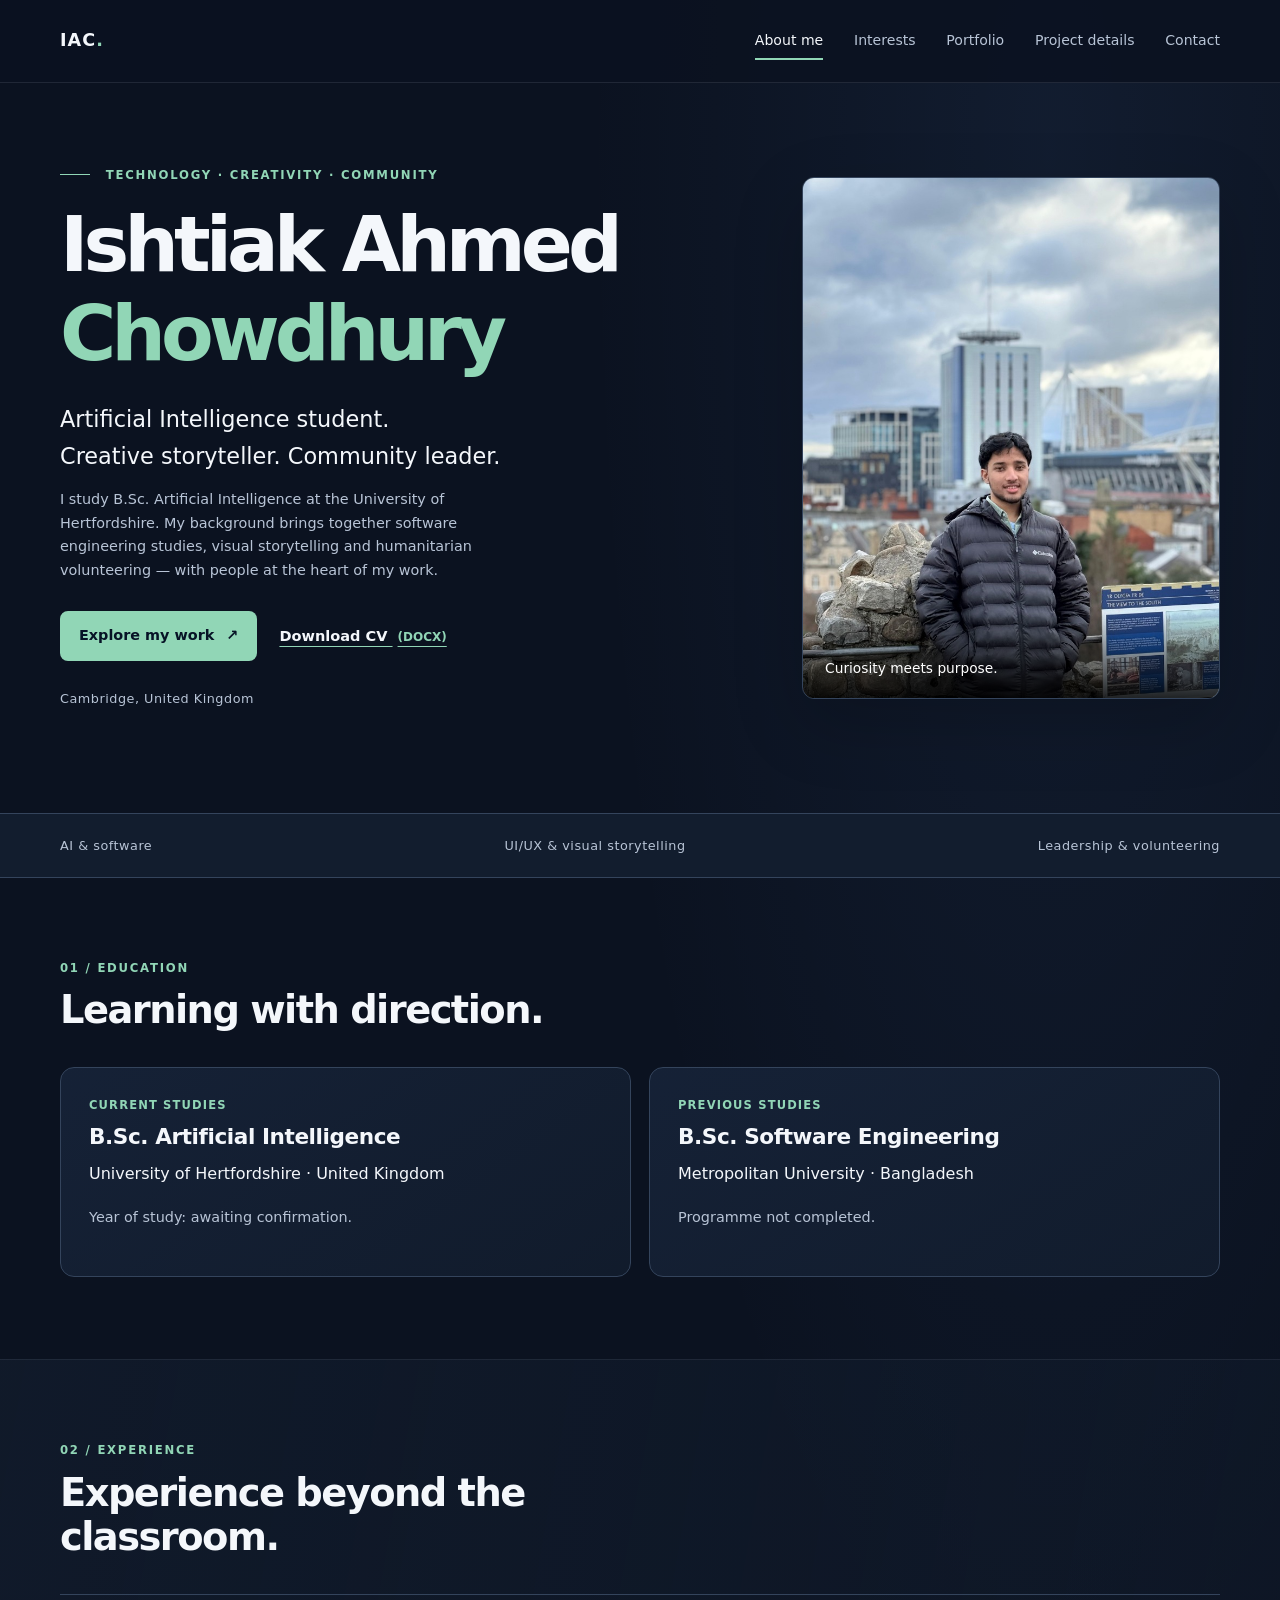
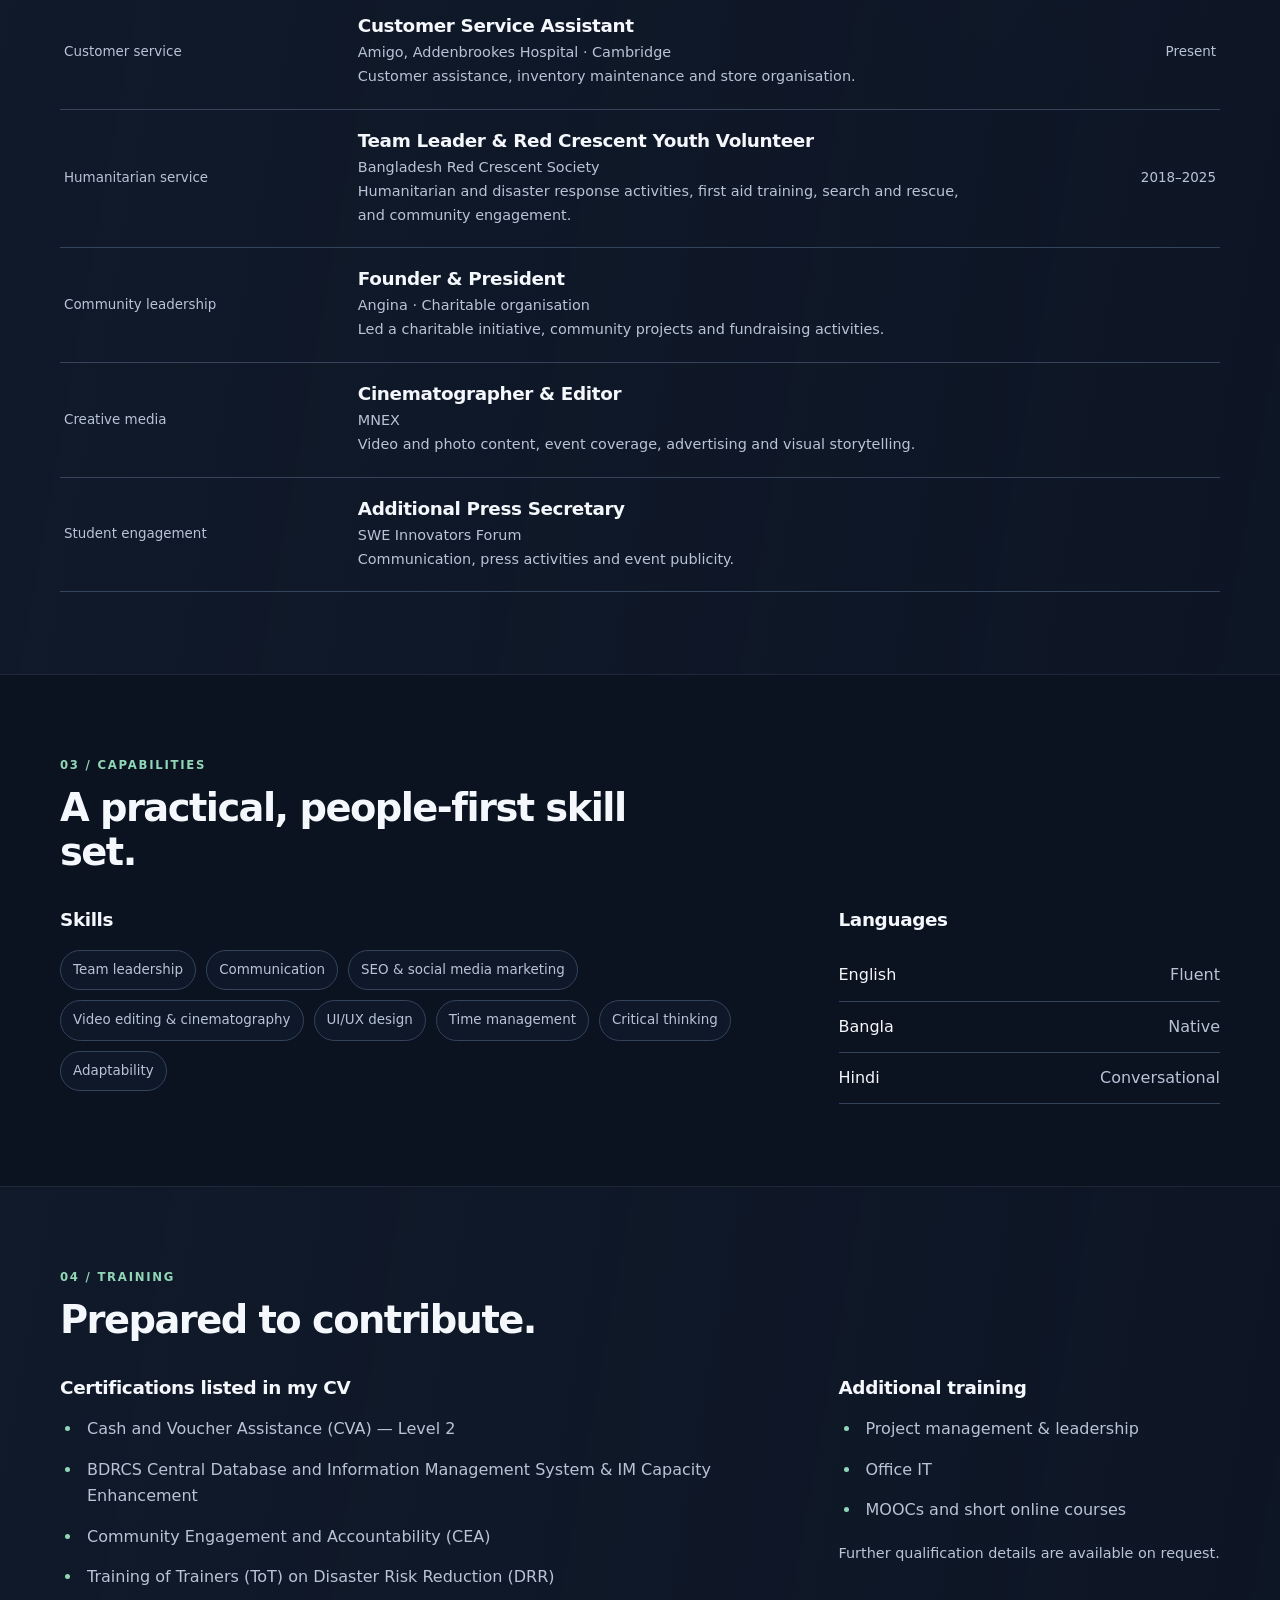
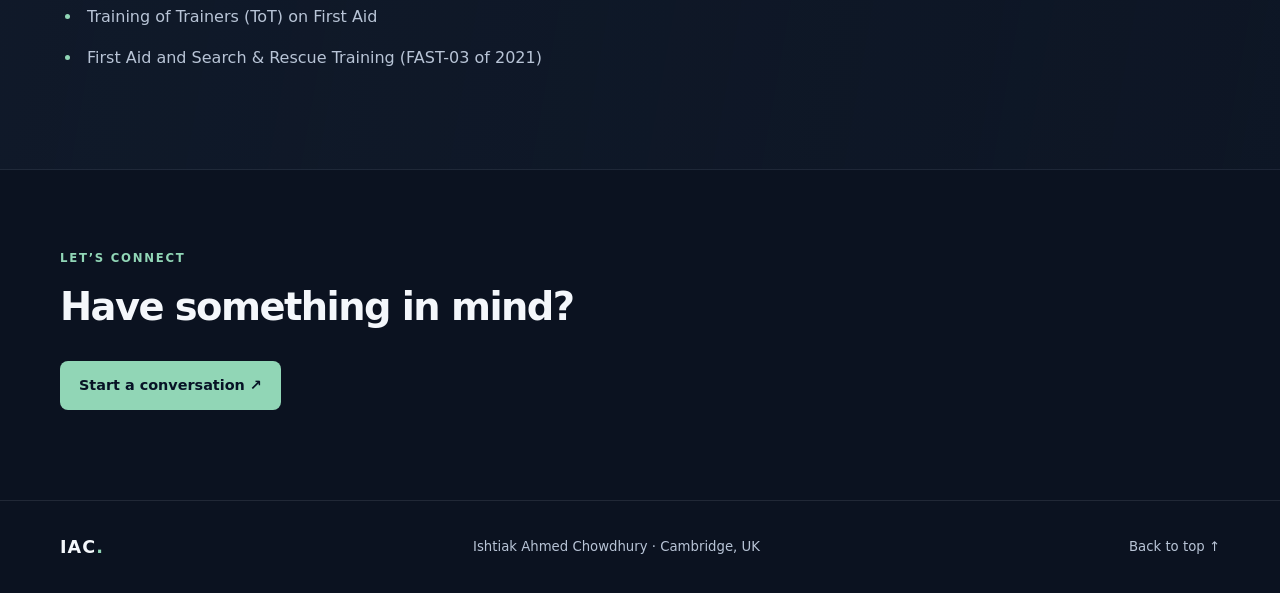
<file: index.html>
<!doctype html>
<html lang="en">

<head>
  <meta charset="utf-8">
  <meta name="viewport" content="width=device-width, initial-scale=1">
  <meta name="theme-color" content="#0b1220">
  <meta name="description"
    content="AI student, creative storyteller and community volunteer. Explore the experience and portfolio of Ishtiak Ahmed Chowdhury.">
  <title>About me | Ishtiak Ahmed Chowdhury</title>
  <link rel="stylesheet" href="css/styles.css">
  <script src="js/main.js" defer></script>
</head>

<body><a class="skip-link" href="#main">Skip to content</a>
  <header class="site-header">
    <div class="header-inner"><a class="wordmark" href="index.html"
        aria-label="Ishtiak Ahmed Chowdhury, home">IAC<span>.</span></a><button class="menu-toggle" type="button"
        aria-expanded="false" aria-controls="primary-navigation"><span>Menu</span><span class="menu-icon"
          aria-hidden="true"><span></span><span></span></span></button>
      <nav class="primary-navigation" id="primary-navigation" aria-label="Main navigation"><a href="index.html"
          aria-current="page">About me</a><a href="interests.html">Interests</a><a href="portfolio.html">Portfolio</a><a
          href="project-details.html">Project details</a><a href="contact.html">Contact</a></nav>
    </div>
  </header>
  <main id="main" tabindex="-1">
    <section class="hero content-width">
      <div class="hero-copy">
        <p class="eyebrow"><span class="eyebrow-line"></span> Technology · Creativity · Community</p>
        <h1>Ishtiak Ahmed<br><span class="text-accent">Chowdhury</span></h1>
        <p class="hero-summary">Artificial Intelligence student.<br>Creative storyteller. Community leader.</p>
        <p class="intro-note">I study B.Sc. Artificial Intelligence at the University of Hertfordshire. My background
          brings together software engineering studies, visual storytelling and humanitarian volunteering — with people
          at the heart of my work.</p>
        <div class="hero-actions"><a class="button button-primary" href="portfolio.html">Explore my work <span
              aria-hidden="true">↗</span></a><a class="text-link" href="documents/Ishtiak-Ahmed-Chowdhury-CV.docx"
            download>Download CV <span class="file-type">(DOCX)</span></a></div>
        <p class="hero-location">Cambridge, United Kingdom</p>
      </div>
      <figure class="portrait-frame"><img class="profile-photo" src="images/profile.jpeg" width="768" height="1024"
          alt="Ishtiak Ahmed Chowdhury outdoors with a city skyline behind him">
        <figcaption>Curiosity meets purpose.</figcaption>
      </figure>
    </section>
    <div class="identity-strip">
      <div class="content-width"><span>AI &amp; software</span><span>UI/UX &amp; visual
          storytelling</span><span>Leadership &amp; volunteering</span></div>
    </div>
    <section class="section content-width" aria-labelledby="education-title">
      <div class="section-heading">
        <p class="eyebrow">01 / Education</p>
        <h2 id="education-title">Learning with direction.</h2>
      </div>
      <div class="education-grid">
        <article class="info-card education-card">
          <p class="card-kicker">Current studies</p>
          <h3>B.Sc. Artificial Intelligence</h3>
          <p>University of Hertfordshire · United Kingdom</p>
          <p class="content-note">Year of study: awaiting confirmation.</p>
        </article>
        <article class="info-card education-card">
          <p class="card-kicker">Previous studies</p>
          <h3>B.Sc. Software Engineering</h3>
          <p>Metropolitan University · Bangladesh</p>
          <p class="content-note">Programme not completed.</p>
        </article>
      </div>
    </section>
    <section class="section section-muted" aria-labelledby="experience-title">
      <div class="content-width">
        <div class="section-heading">
          <p class="eyebrow">02 / Experience</p>
          <h2 id="experience-title">Experience beyond the classroom.</h2>
        </div>
        <div class="experience-list">
          <article class="experience-item">
            <p class="experience-type">Customer service</p>
            <div>
              <h3>Customer Service Assistant</h3>
              <p>Amigo, Addenbrookes Hospital · Cambridge</p>
              <p>Customer assistance, inventory maintenance and store organisation.</p>
            </div><span class="experience-date">Present</span>
          </article>
          <article class="experience-item">
            <p class="experience-type">Humanitarian service</p>
            <div>
              <h3>Team Leader & Red Crescent Youth Volunteer</h3>
              <p>Bangladesh Red Crescent Society</p>
              <p>Humanitarian and disaster response activities, first aid training, search and rescue, and community
                engagement.</p>
            </div><span class="experience-date">2018–2025</span>
          </article>
          <article class="experience-item">
            <p class="experience-type">Community leadership</p>
            <div>
              <h3>Founder & President</h3>
              <p>Angina · Charitable organisation</p>
              <p>Led a charitable initiative, community projects and fundraising activities.</p>
            </div><span class="experience-date"></span>
          </article>
          <article class="experience-item">
            <p class="experience-type">Creative media</p>
            <div>
              <h3>Cinematographer & Editor</h3>
              <p>MNEX</p>
              <p>Video and photo content, event coverage, advertising and visual storytelling.</p>
            </div><span class="experience-date"></span>
          </article>
          <article class="experience-item">
            <p class="experience-type">Student engagement</p>
            <div>
              <h3>Additional Press Secretary</h3>
              <p>SWE Innovators Forum</p>
              <p>Communication, press activities and event publicity.</p>
            </div><span class="experience-date"></span>
          </article>
        </div>
      </div>
    </section>
    <section class="section content-width" aria-labelledby="skills-title">
      <div class="section-heading">
        <p class="eyebrow">03 / Capabilities</p>
        <h2 id="skills-title">A practical, people-first skill set.</h2>
      </div>
      <div class="skills-layout">
        <div class="skill-group">
          <h3>Skills</h3>
          <ul class="tag-list">
            <li>Team leadership</li>
            <li>Communication</li>
            <li>SEO & social media marketing</li>
            <li>Video editing & cinematography</li>
            <li>UI/UX design</li>
            <li>Time management</li>
            <li>Critical thinking</li>
            <li>Adaptability</li>
          </ul>
        </div>
        <div class="skill-group">
          <h3>Languages</h3>
          <ul class="language-list">
            <li><span>English</span><span>Fluent</span></li>
            <li><span>Bangla</span><span>Native</span></li>
            <li><span>Hindi</span><span>Conversational</span></li>
          </ul>
        </div>
      </div>
    </section>
    <section class="section section-muted" aria-labelledby="training-title">
      <div class="content-width">
        <div class="section-heading">
          <p class="eyebrow">04 / Training</p>
          <h2 id="training-title">Prepared to contribute.</h2>
        </div>
        <div class="skills-layout">
          <div>
            <h3>Certifications listed in my CV</h3>
            <ul class="training-list">
              <li>Cash and Voucher Assistance (CVA) — Level 2</li>
              <li>BDRCS Central Database and Information Management System & IM Capacity Enhancement</li>
              <li>Community Engagement and Accountability (CEA)</li>
              <li>Training of Trainers (ToT) on Disaster Risk Reduction (DRR)</li>
              <li>Training of Trainers (ToT) on First Aid</li>
              <li>First Aid and Search & Rescue Training (FAST-03 of 2021)</li>
            </ul>
          </div>
          <div>
            <h3>Additional training</h3>
            <ul class="training-list">
              <li>Project management &amp; leadership</li>
              <li>Office IT</li>
              <li>MOOCs and short online courses</li>
            </ul>
            <p class="content-note">Further qualification details are available on request.</p>
          </div>
        </div>
      </div>
    </section>
    <section class="content-width closing">
      <p class="eyebrow">Let’s connect</p>
      <h2>Have something in mind?</h2><a class="button button-primary" href="contact.html">Start a conversation ↗</a>
    </section>
  </main>
  <footer class="site-footer">
    <div class="content-width footer-inner"><a class="wordmark" href="index.html"
        aria-label="Ishtiak Ahmed Chowdhury, home">IAC<span>.</span></a>
      <p>Ishtiak Ahmed Chowdhury · Cambridge, UK</p><a class="footer-top" href="#main">Back to top ↑</a>
    </div>
  </footer>
</body>

</html>
</file>
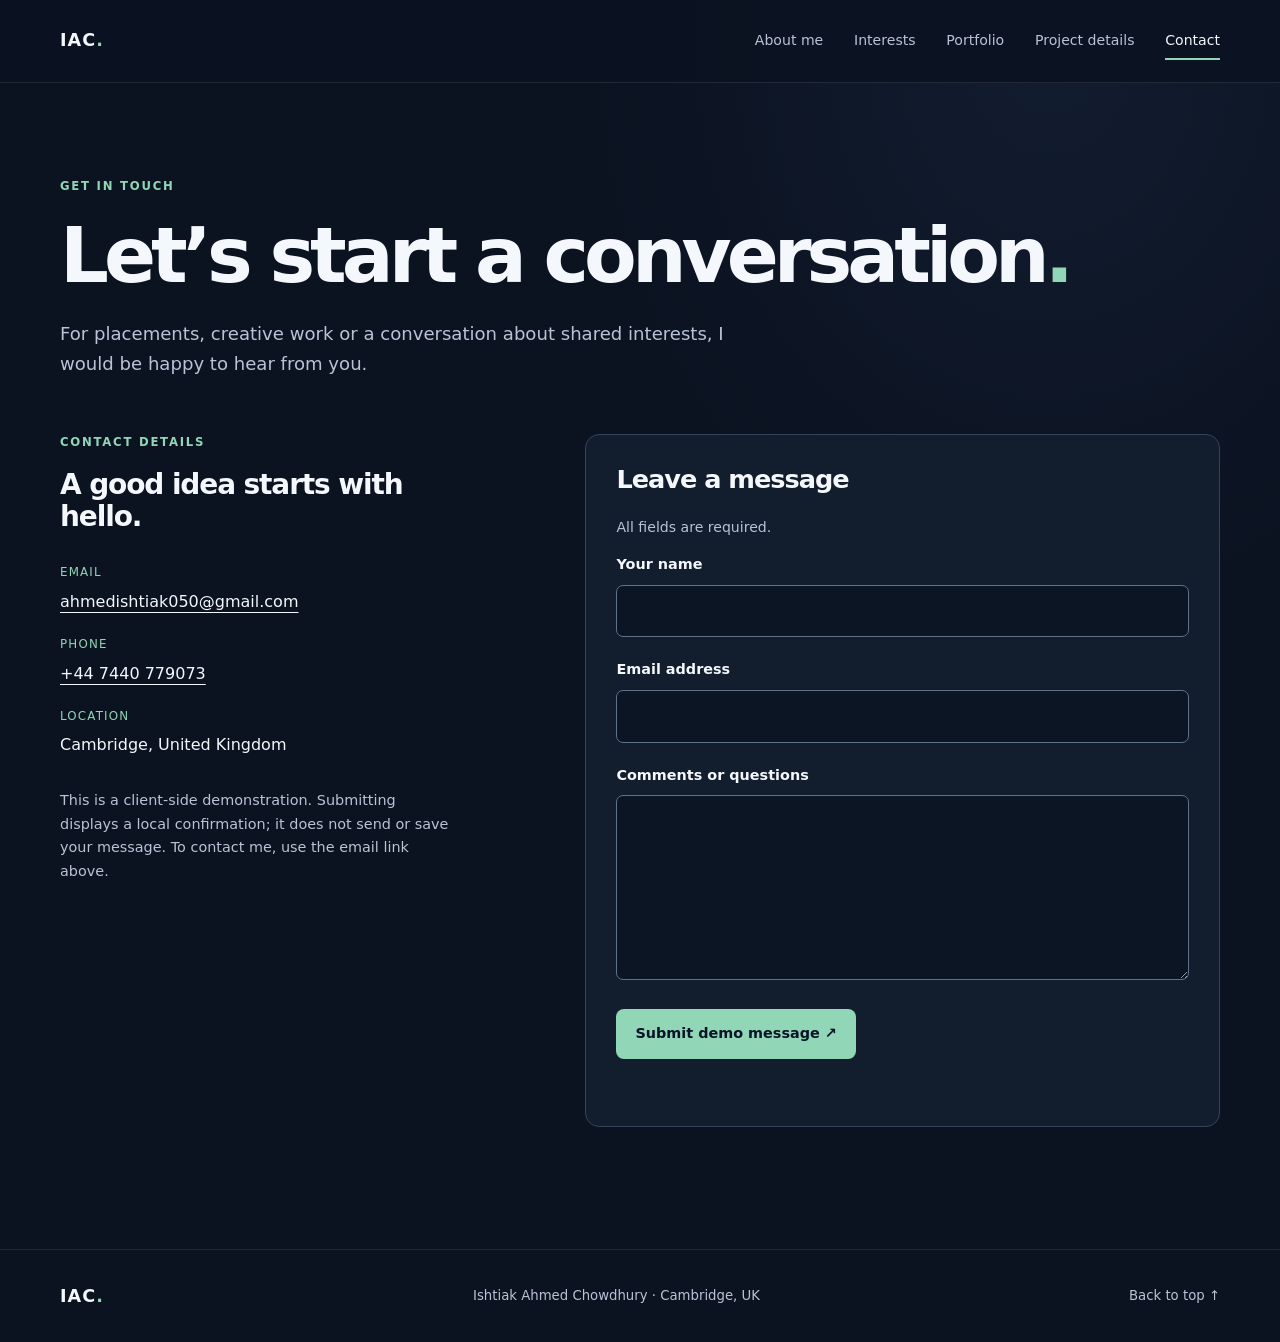
<file: contact.html>
<!doctype html>
<html lang="en">

<head>
    <meta charset="utf-8">
    <meta name="viewport" content="width=device-width, initial-scale=1">
    <meta name="theme-color" content="#0b1220">
    <meta name="description"
        content="Contact Ishtiak Ahmed Chowdhury in Cambridge, or try the local contact form demonstration.">
    <title>Contact | Ishtiak Ahmed Chowdhury</title>
    <link rel="stylesheet" href="css/styles.css">
    <script src="js/main.js" defer></script>
</head>

<body><a class="skip-link" href="#main">Skip to content</a>
    <header class="site-header">
        <div class="header-inner"><a class="wordmark" href="index.html"
                aria-label="Ishtiak Ahmed Chowdhury, home">IAC<span>.</span></a><button class="menu-toggle"
                type="button" aria-expanded="false" aria-controls="primary-navigation"><span>Menu</span><span
                    class="menu-icon" aria-hidden="true"><span></span><span></span></span></button>
            <nav class="primary-navigation" id="primary-navigation" aria-label="Main navigation"><a
                    href="index.html">About me</a><a href="interests.html">Interests</a><a
                    href="portfolio.html">Portfolio</a><a href="project-details.html">Project details</a><a
                    href="contact.html" aria-current="page">Contact</a></nav>
        </div>
    </header>
    <main id="main" tabindex="-1">
        <section class="page-intro content-width">
            <p class="eyebrow">Get in touch</p>
            <h1>Let’s start a conversation<span class="text-accent">.</span></h1>
            <p class="lead">For placements, creative work or a conversation about shared interests, I would be happy to
                hear from you.</p>
        </section>
        <section class="section content-width contact-layout">
            <div class="contact-copy">
                <p class="eyebrow">Contact details</p>
                <h2>A good idea starts with hello.</h2>
                <dl class="contact-details">
                    <dt>Email</dt>
                    <dd><a href="mailto:ahmedishtiak050@gmail.com">ahmedishtiak050@gmail.com</a></dd>
                    <dt>Phone</dt>
                    <dd><a href="tel:+447440779073">+44 7440 779073</a></dd>
                    <dt>Location</dt>
                    <dd>Cambridge, United Kingdom</dd>
                </dl>
                <p class="content-note" id="form-help">This is a client-side demonstration. Submitting displays a local
                    confirmation; it does not send or save your message. To contact me, use the email link above.</p>
            </div>
            <form class="contact-form" id="contact-form" action="contact.html" method="get"
                aria-describedby="form-help">
                <h2>Leave a message</h2>
                <p>All fields are required.</p>
                <div class="field"><label for="name">Your name</label><input id="name" name="name" autocomplete="name"
                        maxlength="100" required aria-describedby="name-error"><span class="field-error"
                        id="name-error"></span></div>
                <div class="field"><label for="email">Email address</label><input id="email" name="email" type="email"
                        autocomplete="email" maxlength="254" required aria-describedby="email-error"><span
                        class="field-error" id="email-error"></span></div>
                <div class="field"><label for="message">Comments or questions</label><textarea id="message"
                        name="message" rows="6" maxlength="3000" required
                        aria-describedby="message-error"></textarea><span class="field-error" id="message-error"></span>
                </div><button class="button button-primary" type="submit">Submit demo message ↗</button>
                <p class="form-status" id="form-status" role="status" aria-live="polite" aria-atomic="true"></p>
                <noscript>
                    <p>JavaScript is needed for the local demo. Please use the email link to contact me.</p>
                    <style>
                        #contact-form button[type="submit"] {
                            display: none
                        }
                    </style>
                </noscript>
            </form>
        </section>
    </main>
    <footer class="site-footer">
        <div class="content-width footer-inner"><a class="wordmark" href="index.html"
                aria-label="Ishtiak Ahmed Chowdhury, home">IAC<span>.</span></a>
            <p>Ishtiak Ahmed Chowdhury · Cambridge, UK</p><a class="footer-top" href="#main">Back to top ↑</a>
        </div>
    </footer>
</body>

</html>
</file>
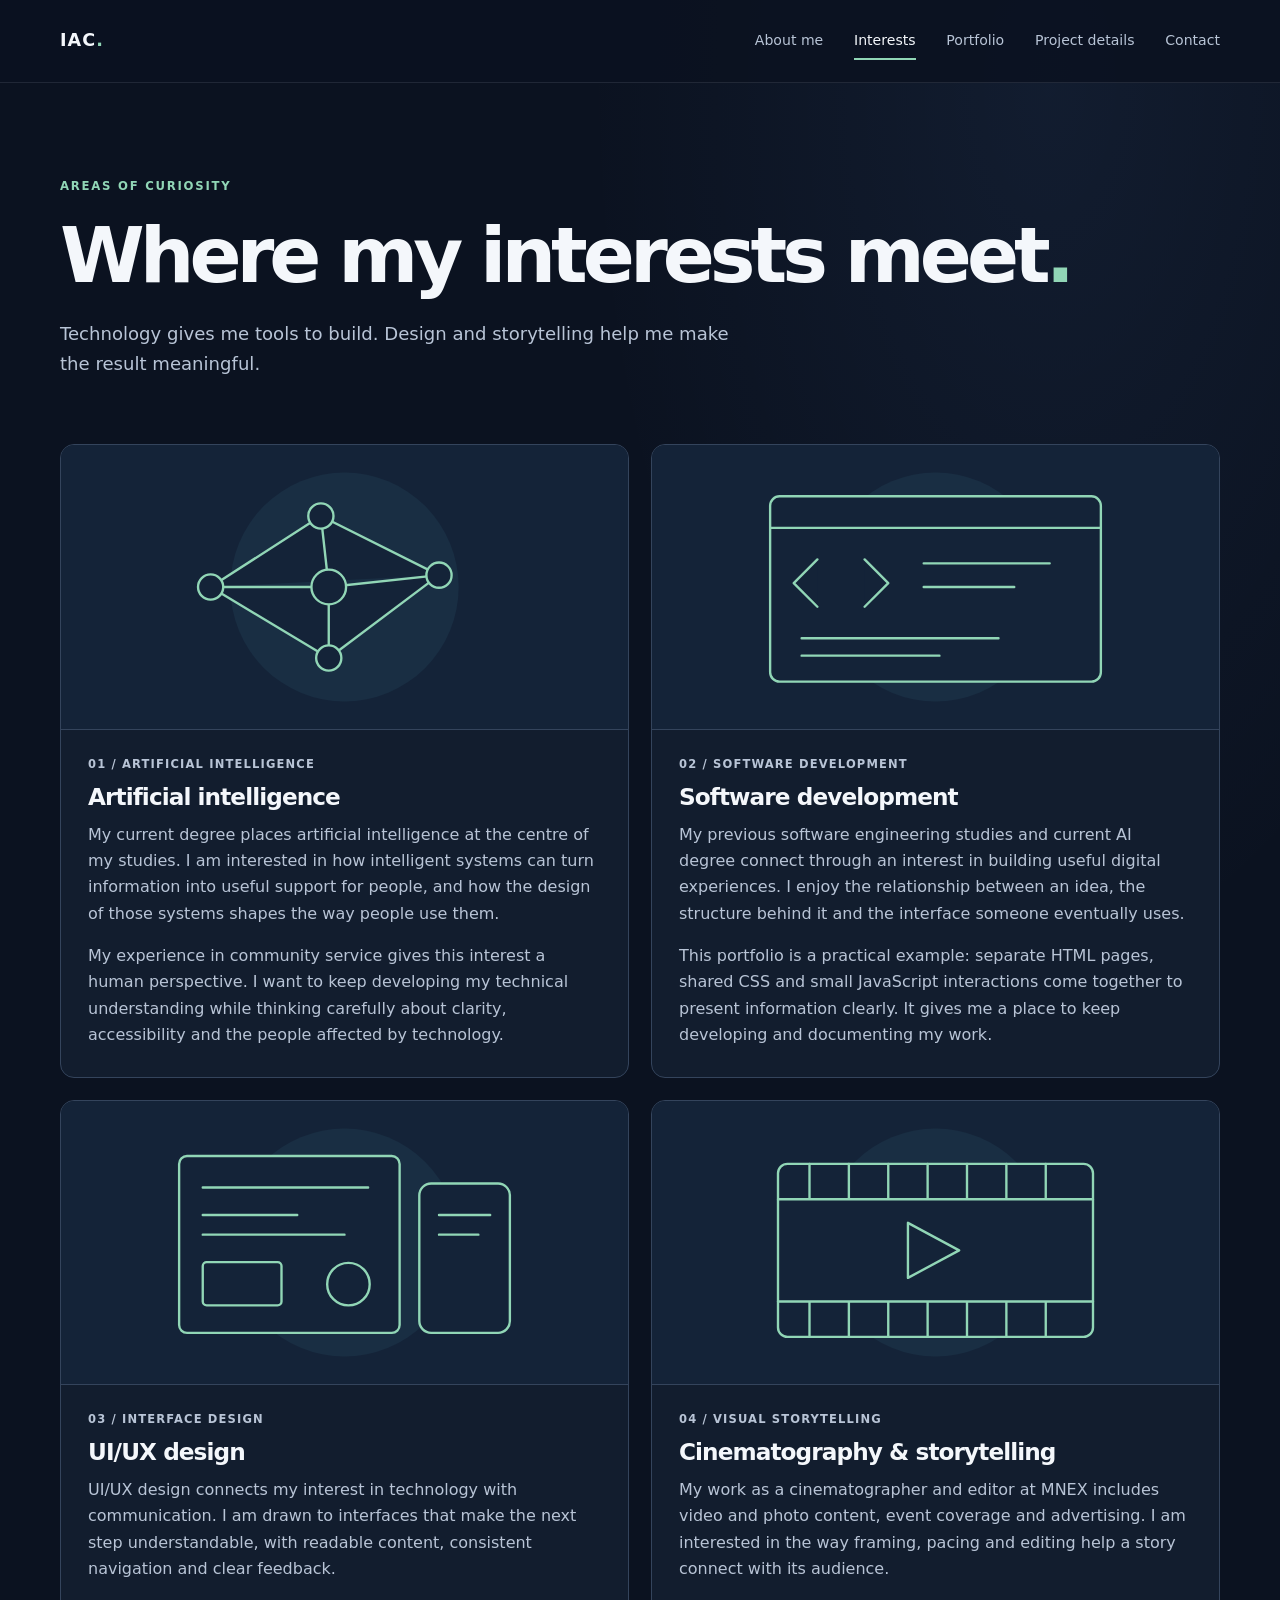
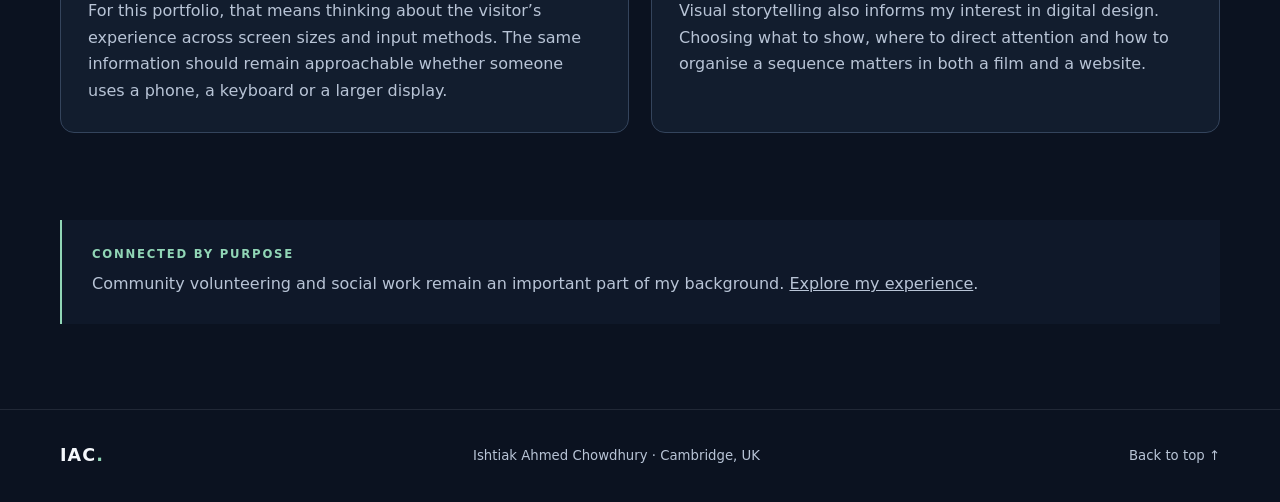
<file: interests.html>
<!doctype html>
<html lang="en">

<head>
    <meta charset="utf-8">
    <meta name="viewport" content="width=device-width, initial-scale=1">
    <meta name="theme-color" content="#0b1220">
    <meta name="description"
        content="Explore my interests in artificial intelligence, software development, UI/UX design and cinematography.">
    <title>Technical interests | Ishtiak Ahmed Chowdhury</title>
    <link rel="stylesheet" href="css/styles.css">
    <script src="js/main.js" defer></script>
</head>

<body><a class="skip-link" href="#main">Skip to content</a>
    <header class="site-header">
        <div class="header-inner"><a class="wordmark" href="index.html"
                aria-label="Ishtiak Ahmed Chowdhury, home">IAC<span>.</span></a><button class="menu-toggle"
                type="button" aria-expanded="false" aria-controls="primary-navigation"><span>Menu</span><span
                    class="menu-icon" aria-hidden="true"><span></span><span></span></span></button>
            <nav class="primary-navigation" id="primary-navigation" aria-label="Main navigation"><a
                    href="index.html">About me</a><a href="interests.html" aria-current="page">Interests</a><a
                    href="portfolio.html">Portfolio</a><a href="project-details.html">Project details</a><a
                    href="contact.html">Contact</a></nav>
        </div>
    </header>
    <main id="main" tabindex="-1">
        <section class="page-intro content-width">
            <p class="eyebrow">Areas of curiosity</p>
            <h1>Where my interests meet<span class="text-accent">.</span></h1>
            <p class="lead">Technology gives me tools to build. Design and storytelling help me make the result
                meaningful.</p>
        </section>
        <section class="section content-width interests-grid" aria-label="Technical and creative interests">
            <article class="interest-card"><img class="topic-image" src="images/ai.svg" width="720" height="360"
                    alt="Artificial intelligence concept illustration" loading="lazy">
                <div class="interest-body">
                    <p class="card-kicker">01 / Artificial intelligence</p>
                    <h2>Artificial intelligence</h2>
                    <p>My current degree places artificial intelligence at the centre of my studies. I am interested in
                        how intelligent systems can turn information into useful support for people, and how the design
                        of those systems shapes the way people use them.</p>
                    <p>My experience in community service gives this interest a human perspective. I want to keep
                        developing my technical understanding while thinking carefully about clarity, accessibility and
                        the people affected by technology.</p>
                </div>
            </article>
            <article class="interest-card"><img class="topic-image" src="images/software.svg" width="720" height="360"
                    alt="Software development concept illustration" loading="lazy">
                <div class="interest-body">
                    <p class="card-kicker">02 / Software development</p>
                    <h2>Software development</h2>
                    <p>My previous software engineering studies and current AI degree connect through an interest in
                        building useful digital experiences. I enjoy the relationship between an idea, the structure
                        behind it and the interface someone eventually uses.</p>
                    <p>This portfolio is a practical example: separate HTML pages, shared CSS and small JavaScript
                        interactions come together to present information clearly. It gives me a place to keep
                        developing and documenting my work.</p>
                </div>
            </article>
            <article class="interest-card"><img class="topic-image" src="images/design.svg" width="720" height="360"
                    alt="UI/UX design concept illustration" loading="lazy">
                <div class="interest-body">
                    <p class="card-kicker">03 / Interface design</p>
                    <h2>UI/UX design</h2>
                    <p>UI/UX design connects my interest in technology with communication. I am drawn to interfaces that
                        make the next step understandable, with readable content, consistent navigation and clear
                        feedback.</p>
                    <p>For this portfolio, that means thinking about the visitor’s experience across screen sizes and
                        input methods. The same information should remain approachable whether someone uses a phone, a
                        keyboard or a larger display.</p>
                </div>
            </article>
            <article class="interest-card"><img class="topic-image" src="images/film.svg" width="720" height="360"
                    alt="Cinematography and storytelling concept illustration" loading="lazy">
                <div class="interest-body">
                    <p class="card-kicker">04 / Visual storytelling</p>
                    <h2>Cinematography &amp; storytelling</h2>
                    <p>My work as a cinematographer and editor at MNEX includes video and photo content, event coverage
                        and advertising. I am interested in the way framing, pacing and editing help a story connect
                        with its audience.</p>
                    <p>Visual storytelling also informs my interest in digital design. Choosing what to show, where to
                        direct attention and how to organise a sequence matters in both a film and a website.</p>
                </div>
            </article>
        </section>
        <aside class="content-width callout">
            <p class="eyebrow">Connected by purpose</p>
            <p>Community volunteering and social work remain an important part of my background. <a
                    href="index.html#experience-title">Explore my experience</a>.</p>
        </aside>
    </main>
    <footer class="site-footer">
        <div class="content-width footer-inner"><a class="wordmark" href="index.html"
                aria-label="Ishtiak Ahmed Chowdhury, home">IAC<span>.</span></a>
            <p>Ishtiak Ahmed Chowdhury · Cambridge, UK</p><a class="footer-top" href="#main">Back to top ↑</a>
        </div>
    </footer>
</body>

</html>
</file>
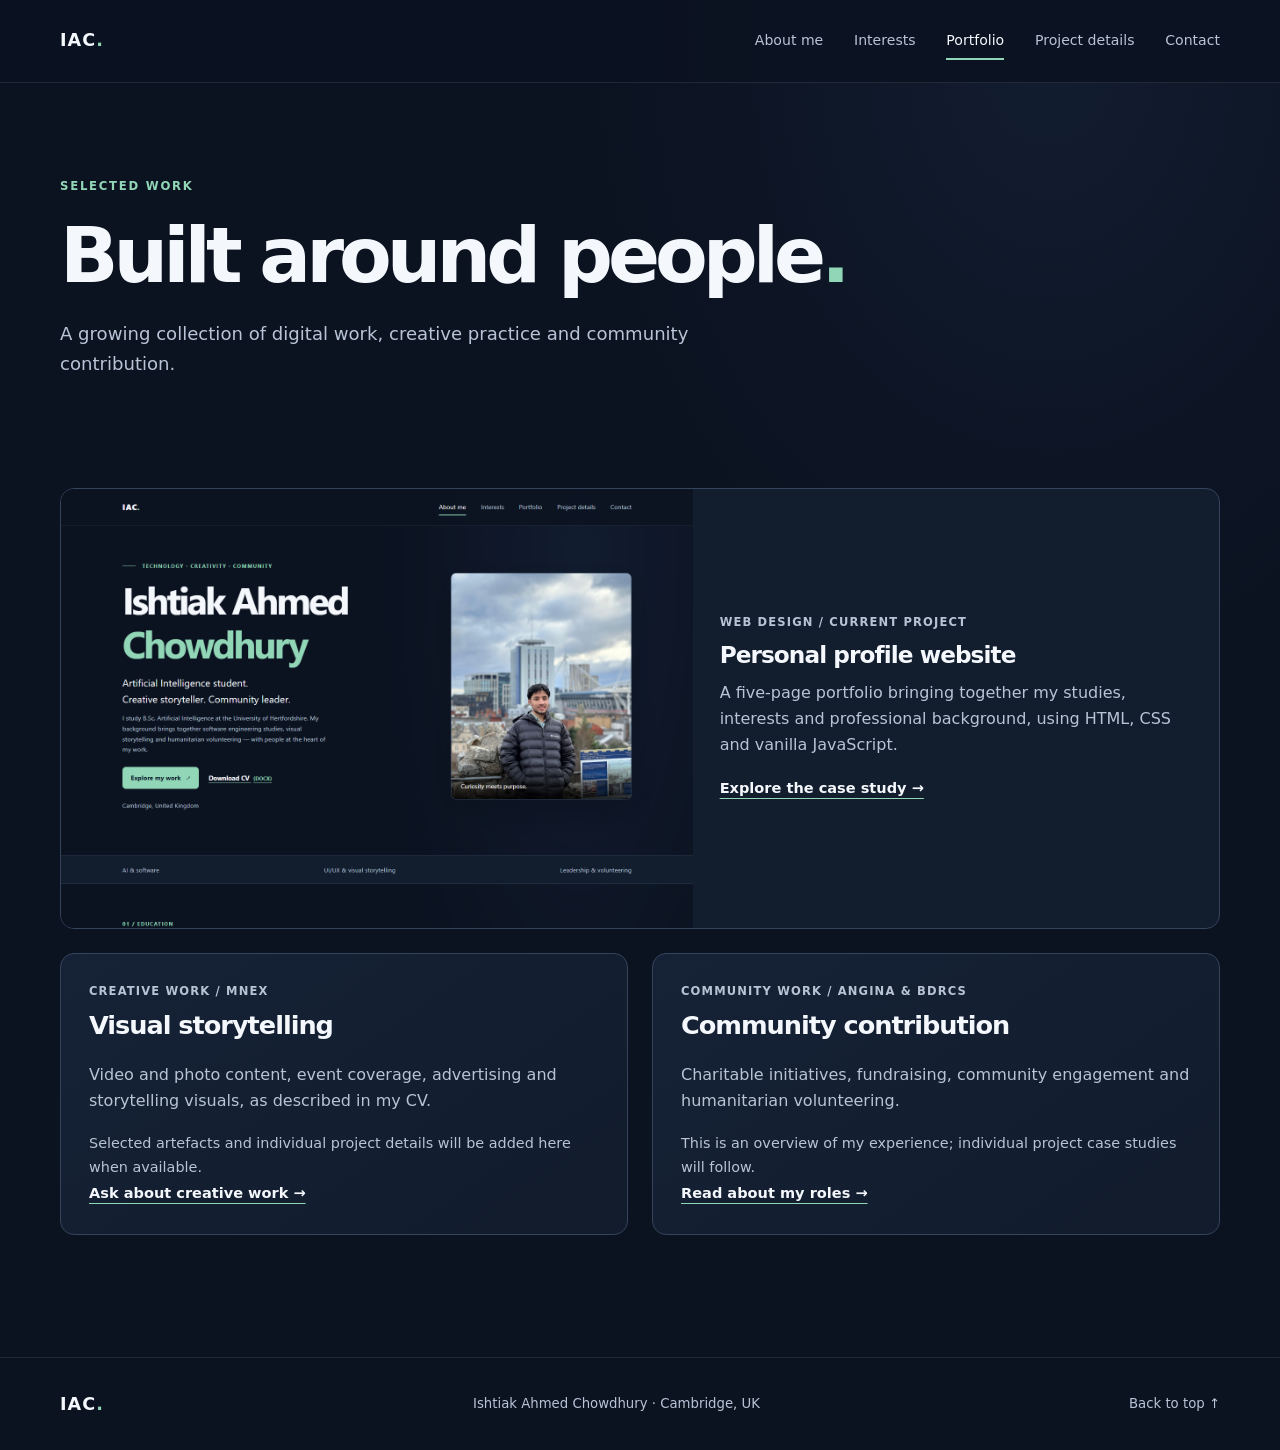
<file: portfolio.html>
<!doctype html>
<html lang="en">

<head>
    <meta charset="utf-8">
    <meta name="viewport" content="width=device-width, initial-scale=1">
    <meta name="theme-color" content="#0b1220">
    <meta name="description" content="A web portfolio case study alongside CV-backed creative and community work.">
    <title>Portfolio | Ishtiak Ahmed Chowdhury</title>
    <link rel="stylesheet" href="css/styles.css">
    <script src="js/main.js" defer></script>
</head>

<body><a class="skip-link" href="#main">Skip to content</a>
    <header class="site-header">
        <div class="header-inner"><a class="wordmark" href="index.html"
                aria-label="Ishtiak Ahmed Chowdhury, home">IAC<span>.</span></a><button class="menu-toggle"
                type="button" aria-expanded="false" aria-controls="primary-navigation"><span>Menu</span><span
                    class="menu-icon" aria-hidden="true"><span></span><span></span></span></button>
            <nav class="primary-navigation" id="primary-navigation" aria-label="Main navigation"><a
                    href="index.html">About me</a><a href="interests.html">Interests</a><a href="portfolio.html"
                    aria-current="page">Portfolio</a><a href="project-details.html">Project details</a><a
                    href="contact.html">Contact</a></nav>
        </div>
    </header>
    <main id="main" tabindex="-1">
        <section class="page-intro content-width">
            <p class="eyebrow">Selected work</p>
            <h1>Built around people<span class="text-accent">.</span></h1>
            <p class="lead">A growing collection of digital work, creative practice and community contribution.</p>
        </section>
        <section class="section content-width project-grid" aria-label="Portfolio entries">
            <article class="interest-card featured-project"><a class="project-cover" href="project-details.html"><img
                        src="images/portfolio-preview.png" width="1440" height="1000"
                        alt="Preview of this personal portfolio website" loading="lazy"></a>
                <div class="interest-body">
                    <p class="card-kicker">Web design / Current project</p>
                    <h2>Personal profile website</h2>
                    <p>A five-page portfolio bringing together my studies, interests and professional background, using
                        HTML, CSS and vanilla JavaScript.</p><a class="text-link" href="project-details.html">Explore
                        the case study →</a>
                </div>
            </article>
            <article class="info-card">
                <p class="card-kicker">Creative work / MNEX</p>
                <h2>Visual storytelling</h2>
                <p>Video and photo content, event coverage, advertising and storytelling visuals, as described in my CV.
                </p>
                <p class="content-note">Selected artefacts and individual project details will be added here when
                    available.</p><a class="text-link" href="contact.html">Ask about creative work →</a>
            </article>
            <article class="info-card">
                <p class="card-kicker">Community work / Angina &amp; BDRCS</p>
                <h2>Community contribution</h2>
                <p>Charitable initiatives, fundraising, community engagement and humanitarian volunteering.</p>
                <p class="content-note">This is an overview of my experience; individual project case studies will
                    follow.</p><a class="text-link" href="index.html#experience-title">Read about my roles →</a>
            </article>
        </section>
    </main>
    <footer class="site-footer">
        <div class="content-width footer-inner"><a class="wordmark" href="index.html"
                aria-label="Ishtiak Ahmed Chowdhury, home">IAC<span>.</span></a>
            <p>Ishtiak Ahmed Chowdhury · Cambridge, UK</p><a class="footer-top" href="#main">Back to top ↑</a>
        </div>
    </footer>
</body>

</html>
</file>
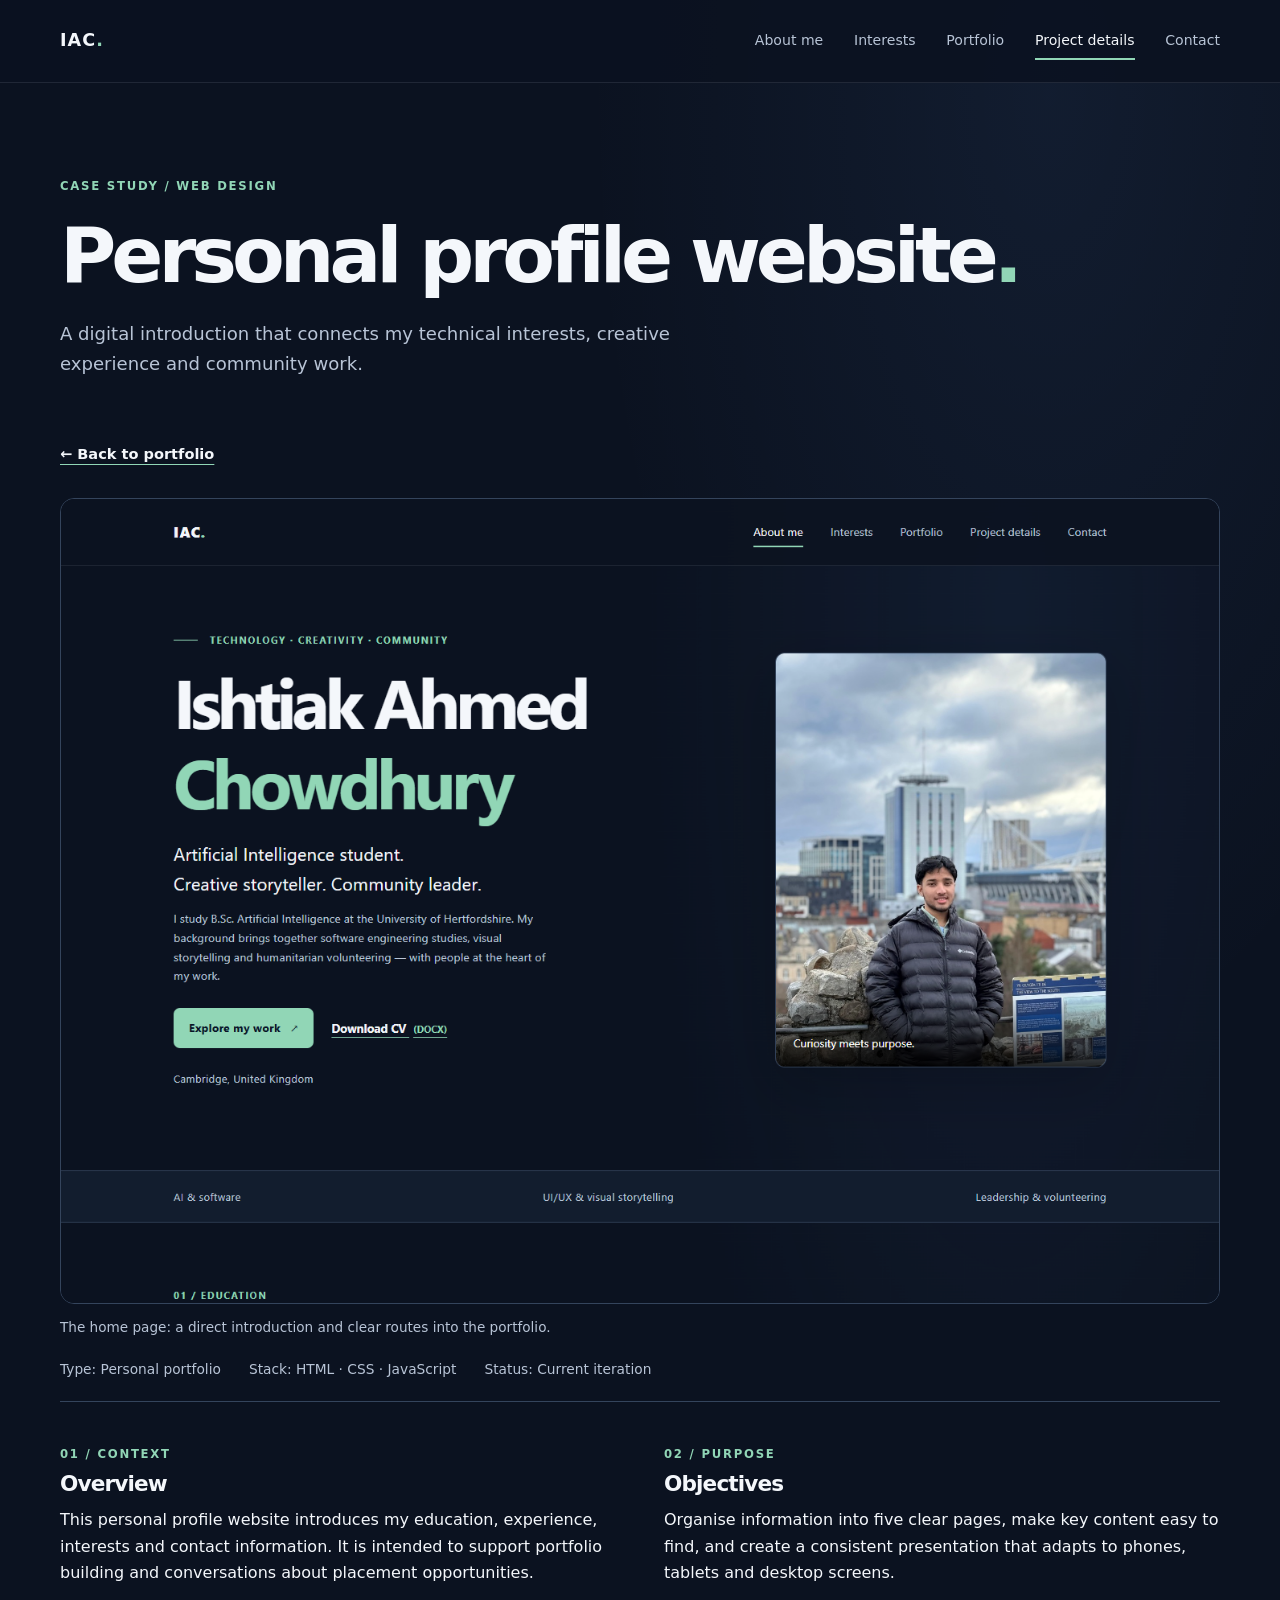
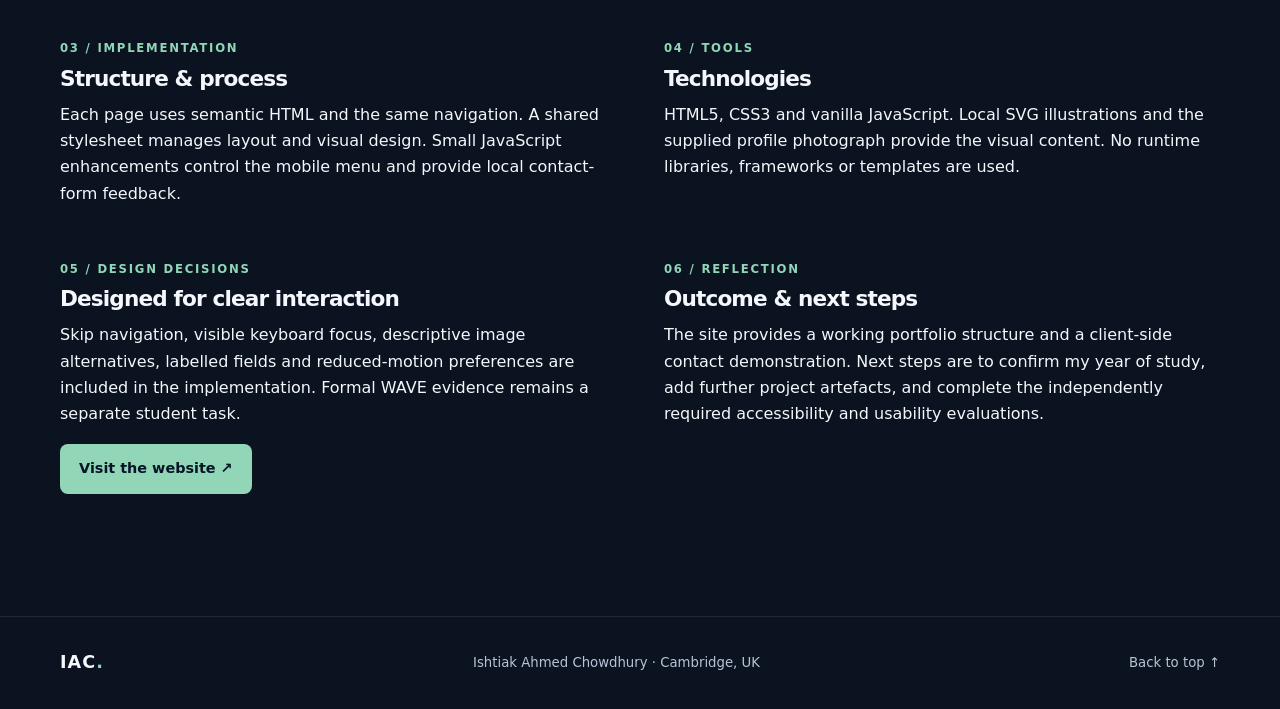
<file: project-details.html>
<!doctype html>
<html lang="en">

<head>
    <meta charset="utf-8">
    <meta name="viewport" content="width=device-width, initial-scale=1">
    <meta name="theme-color" content="#0b1220">
    <meta name="description"
        content="Case study: the structure, technologies and design decisions behind this personal profile website.">
    <title>Personal profile website | Ishtiak Ahmed Chowdhury</title>
    <link rel="stylesheet" href="css/styles.css">
    <script src="js/main.js" defer></script>
</head>

<body><a class="skip-link" href="#main">Skip to content</a>
    <header class="site-header">
        <div class="header-inner"><a class="wordmark" href="index.html"
                aria-label="Ishtiak Ahmed Chowdhury, home">IAC<span>.</span></a><button class="menu-toggle"
                type="button" aria-expanded="false" aria-controls="primary-navigation"><span>Menu</span><span
                    class="menu-icon" aria-hidden="true"><span></span><span></span></span></button>
            <nav class="primary-navigation" id="primary-navigation" aria-label="Main navigation"><a
                    href="index.html">About me</a><a href="interests.html">Interests</a><a
                    href="portfolio.html">Portfolio</a><a href="project-details.html" aria-current="page">Project
                    details</a><a href="contact.html">Contact</a></nav>
        </div>
    </header>
    <main id="main" tabindex="-1">
        <section class="page-intro content-width">
            <p class="eyebrow">Case study / Web design</p>
            <h1>Personal profile website<span class="text-accent">.</span></h1>
            <p class="lead">A digital introduction that connects my technical interests, creative experience and
                community work.</p>
        </section>
        <section class="section content-width project-template"><a class="text-link" href="portfolio.html">← Back to
                portfolio</a>
            <figure class="case-figure"><img src="images/portfolio-preview.png" width="1440" height="1000"
                    alt="The portfolio home page showing the introduction, portrait and navigation">
                <figcaption>The home page: a direct introduction and clear routes into the portfolio.</figcaption>
            </figure>
            <div class="project-meta"><span>Type: Personal portfolio</span><span>Stack: HTML · CSS ·
                    JavaScript</span><span>Status: Current iteration</span></div>
            <div class="detail-grid">
                <section class="detail-block">
                    <p class="eyebrow">01 / Context</p>
                    <h2>Overview</h2>
                    <p>This personal profile website introduces my education, experience, interests and contact
                        information. It is intended to support portfolio building and conversations about placement
                        opportunities.</p>
                </section>
                <section class="detail-block">
                    <p class="eyebrow">02 / Purpose</p>
                    <h2>Objectives</h2>
                    <p>Organise information into five clear pages, make key content easy to find, and create a
                        consistent presentation that adapts to phones, tablets and desktop screens.</p>
                </section>
                <section class="detail-block">
                    <p class="eyebrow">03 / Implementation</p>
                    <h2>Structure &amp; process</h2>
                    <p>Each page uses semantic HTML and the same navigation. A shared stylesheet manages layout and
                        visual design. Small JavaScript enhancements control the mobile menu and provide local
                        contact-form feedback.</p>
                </section>
                <section class="detail-block">
                    <p class="eyebrow">04 / Tools</p>
                    <h2>Technologies</h2>
                    <p>HTML5, CSS3 and vanilla JavaScript. Local SVG illustrations and the supplied profile photograph
                        provide the visual content. No runtime libraries, frameworks or templates are used.</p>
                </section>
                <section class="detail-block">
                    <p class="eyebrow">05 / Design decisions</p>
                    <h2>Designed for clear interaction</h2>
                    <p>Skip navigation, visible keyboard focus, descriptive image alternatives, labelled fields and
                        reduced-motion preferences are included in the implementation. Formal WAVE evidence remains a
                        separate student task.</p>
                </section>
                <section class="detail-block">
                    <p class="eyebrow">06 / Reflection</p>
                    <h2>Outcome &amp; next steps</h2>
                    <p>The site provides a working portfolio structure and a client-side contact demonstration. Next
                        steps are to confirm my year of study, add further project artefacts, and complete the
                        independently required accessibility and usability evaluations.</p>
                </section>
            </div><a class="button button-primary" href="index.html">Visit the website ↗</a>
        </section>
    </main>
    <footer class="site-footer">
        <div class="content-width footer-inner"><a class="wordmark" href="index.html"
                aria-label="Ishtiak Ahmed Chowdhury, home">IAC<span>.</span></a>
            <p>Ishtiak Ahmed Chowdhury · Cambridge, UK</p><a class="footer-top" href="#main">Back to top ↑</a>
        </div>
    </footer>
</body>

</html>
</file>
<file: css/styles.css>
@charset "UTF-8";

:root {
  color-scheme: dark;
  --background: #0b1220;
  --surface: #121d2e;
  --surface-raised: #17243a;
  --text: #f4f7fb;
  --muted: #b8c4d6;
  --accent: #91d6b6;
  --violet: #a78bfa;
  --border: #34445c;
  --focus: #a9c7ff;
  --content-width: 1160px;
  --radius: 14px;
  --shadow: 0 24px 70px rgb(0 0 0 / 20%);
  font-family: Inter, ui-sans-serif, system-ui, -apple-system, BlinkMacSystemFont, "Segoe UI", sans-serif;
  font-synthesis: none;
  text-rendering: optimizeLegibility;
  -webkit-font-smoothing: antialiased;
  -moz-osx-font-smoothing: grayscale;
}

* { box-sizing: border-box; }

html { scroll-behavior: smooth; }

body {
  margin: 0;
  min-width: 320px;
  background:
    radial-gradient(ellipse at 82% 4%, rgb(110 168 254 / 7%), transparent 29rem),
    var(--background);
  color: var(--text);
  font-size: 16px;
  line-height: 1.65;
}

a { color: inherit; }

a:hover { color: var(--accent); }

button, input, textarea { font: inherit; }

button, a { -webkit-tap-highlight-color: transparent; }

:focus-visible {
  outline: 3px solid var(--focus);
  outline-offset: 4px;
}

::selection { color: var(--background); background: var(--accent); }

.content-width { width: min(var(--content-width), calc(100% - 64px)); margin-inline: auto; }

.skip-link {
  position: fixed;
  z-index: 20;
  top: 12px;
  left: 12px;
  padding: 10px 16px;
  transform: translateY(-160%);
  border-radius: 8px;
  background: var(--text);
  color: var(--background);
  font-weight: 700;
}

.skip-link:focus { transform: translateY(0); }

.site-header {
  position: relative;
  z-index: 10;
  border-bottom: 1px solid rgb(184 196 214 / 12%);
  background: rgb(11 18 32 / 88%);
}

.header-inner {
  width: min(var(--content-width), calc(100% - 64px));
  min-height: 82px;
  margin-inline: auto;
  display: flex;
  align-items: center;
  justify-content: space-between;
  gap: 32px;
}

.wordmark {
  flex: 0 0 auto;
  color: var(--text);
  font-size: 1.1rem;
  font-weight: 800;
  letter-spacing: .06em;
  text-decoration: none;
}

.wordmark span, .text-accent { color: var(--accent); }

.primary-navigation { display: flex; align-items: center; gap: clamp(16px, 2.4vw, 34px); }

.primary-navigation a {
  position: relative;
  padding: 10px 0;
  color: var(--muted);
  font-size: .88rem;
  text-decoration: none;
  transition: color 160ms ease;
}

.primary-navigation a:hover, .primary-navigation a[aria-current="page"] { color: var(--text); }

.primary-navigation a[aria-current="page"]::after {
  position: absolute;
  right: 0;
  bottom: 3px;
  left: 0;
  height: 2px;
  background: var(--accent);
  content: "";
}

.menu-toggle { display: none; }

.hero {
  min-height: 590px;
  padding-block: 84px 104px;
  display: grid;
  grid-template-columns: minmax(0, 1.2fr) minmax(280px, .8fr);
  align-items: center;
  gap: clamp(48px, 9vw, 132px);
}

.hero-copy { max-width: 660px; }

.eyebrow {
  margin: 0 0 18px;
  color: var(--accent);
  font-size: .73rem;
  font-weight: 750;
  letter-spacing: .15em;
  line-height: 1.4;
  text-transform: uppercase;
}

.eyebrow-line { display: inline-block; width: 30px; height: 1px; margin: 0 10px 4px 0; background: var(--accent); }

h1, h2, h3, p { margin-top: 0; }

h1, h2, h3 { line-height: 1.15; }

h1 {
  margin-bottom: 23px;
  font-size: clamp(2.8rem, 6vw, 5.4rem);
  font-weight: 730;
  letter-spacing: -.065em;
}

h2 { font-size: clamp(1.65rem, 3vw, 2.5rem); letter-spacing: -.04em; }

h3 { font-size: 1.15rem; letter-spacing: -.02em; }

.hero-summary { max-width: 510px; margin-bottom: 13px; color: var(--text); font-size: clamp(1.1rem, 2vw, 1.4rem); }

.intro-note, .content-note { color: var(--muted); font-size: .9rem; }

.intro-note { max-width: 480px; margin-bottom: 28px; }

.hero-actions { display: flex; align-items: center; flex-wrap: wrap; gap: 22px; }

.button {
  min-height: 48px;
  padding: 12px 18px;
  display: inline-flex;
  align-items: center;
  justify-content: center;
  gap: 12px;
  border: 1px solid transparent;
  border-radius: 8px;
  font-size: .9rem;
  font-weight: 700;
  text-decoration: none;
  cursor: pointer;
  transition: transform 160ms ease, background-color 160ms ease, border-color 160ms ease;
}

.button:hover { transform: translateY(-2px); }

.button-primary { background: var(--accent); color: #071326; }

.button-primary:hover { background: #91bbff; color: #071326; }

.text-link { color: var(--text); font-size: .91rem; font-weight: 650; text-decoration-color: var(--accent); text-underline-offset: 5px; }

.text-link span { padding-left: 5px; color: var(--accent); }

.portrait-frame {
  position: relative;
  margin: 0;
  min-height: 390px;
  aspect-ratio: 4 / 5;
  overflow: hidden;
  border: 1px solid var(--border);
  border-radius: 45% 45% 14px 14px;
  background: var(--surface);
  box-shadow: var(--shadow);
}

.profile-photo { width: 100%; height: 100%; display: block; object-fit: cover; object-position: center 38%; }

.portrait-frame { border-radius: 12px; aspect-ratio: 4 / 5; min-height: 0; }
.portrait-frame figcaption { position: absolute; bottom: 0; left: 0; right: 0; padding: 45px 22px 18px; background: linear-gradient(transparent, rgb(0 0 0 / 85%)); font-size: .86rem; color: white; }
.hero-location { margin: 27px 0 0; color: var(--muted); font-size: .8rem; letter-spacing: .04em; }
.file-type { font-size: .75rem; }
.identity-strip { border-block: 1px solid var(--border); background: var(--surface); }
.identity-strip > div { display: flex; flex-wrap: wrap; justify-content: space-between; gap: 16px; padding-block: 21px; color: var(--muted); font-size: .8rem; letter-spacing: .04em; }
.training-list { padding-left: 22px; color: var(--muted); }
.training-list li { margin-bottom: 14px; padding-left: 5px; }
.training-list li::marker { color: var(--accent); }
.closing { padding-block: 80px 50px; }
.topic-image { display: block; width: 100%; height: auto; border-bottom: 1px solid var(--border); }
.interest-body p { color: var(--muted); }
.project-grid { display: grid; grid-template-columns: 1fr 1fr; gap: 24px; }
.featured-project { grid-column: 1 / -1; display: grid; grid-template-columns: 1.2fr 1fr; align-items: center; }
.project-cover { display: block; background: var(--surface-raised); }
.project-cover img { display: block; width: 100%; height: auto; }
.project-grid .info-card h2 { font-size: 1.6rem; }
.project-grid .info-card > p { color: var(--muted); }
.case-figure { margin: 30px 0 0; }
.case-figure img { display: block; width: 100%; height: auto; border: 1px solid var(--border); border-radius: var(--radius); }
.case-figure figcaption { padding-top: 12px; color: var(--muted); font-size: .85rem; }
.contact-details { margin-block: 30px; }
.contact-details dt { margin-top: 20px; font-size: .74rem; text-transform: uppercase; letter-spacing: .1em; color: var(--accent); }
.contact-details dd { margin: 6px 0 0; overflow-wrap: anywhere; }
.contact-details a { text-underline-offset: 5px; }
.contact-form h2 { font-size: 1.6rem; }
.contact-form > p { color: var(--muted); font-size: .88rem; }
.field-error { display: block; color: #ffb9b9; font-size: .85rem; margin-top: 6px; }
[aria-invalid="true"] { border-color: #ffb9b9 !important; }
[hidden] { display: none !important; }
@media (max-width: 700px) {
  .project-grid, .featured-project { grid-template-columns: 1fr; }
  .featured-project { grid-column: auto; }
  .identity-strip > div { justify-content: flex-start; gap: 10px 24px; }
}

.section { padding-block: 82px; }

.section-heading { max-width: 640px; margin-bottom: 35px; }

.section-heading .eyebrow { margin-bottom: 12px; }
.section-heading h2 { margin-bottom: 0; }

.education-grid { display: grid; grid-template-columns: repeat(2, minmax(0, 1fr)); gap: 18px; }

.info-card {
  position: relative;
  min-height: 210px;
  padding: 28px;
  border: 1px solid var(--border);
  border-radius: var(--radius);
  background: linear-gradient(145deg, rgb(23 36 58 / 85%), rgb(18 29 46 / 84%));
  transition: transform 180ms ease, border-color 180ms ease, background-color 180ms ease;
}

.info-card:hover { transform: translateY(-4px); border-color: #607da7; }

.card-index { position: absolute; top: 23px; right: 25px; color: #8292aa; font-size: .8rem; }
.card-kicker { margin-bottom: 10px; color: var(--accent); font-size: .72rem; font-weight: 700; letter-spacing: .1em; text-transform: uppercase; }
.education-card h3 { max-width: 390px; margin-bottom: 11px; font-size: 1.35rem; }
.education-card p:last-child { margin-bottom: 0; color: var(--muted); }
.muted { color: #8493a8; }

.content-note { margin: 18px 0 0; }

.section-muted { border-block: 1px solid rgb(184 196 214 / 9%); background: linear-gradient(100deg, rgb(18 29 46 / 68%), rgb(18 29 46 / 35%)); }

.experience-list { border-top: 1px solid var(--border); }

.experience-item {
  min-height: 100px;
  padding: 20px 4px;
  display: grid;
  grid-template-columns: minmax(150px, .65fr) minmax(0, 1.5fr) minmax(115px, .5fr);
  align-items: center;
  gap: 22px;
  border-bottom: 1px solid var(--border);
}

.experience-type, .experience-date { margin: 0; color: var(--muted); font-size: .84rem; }
.experience-item h3 { margin-bottom: 5px; }
.experience-item div p { margin: 0; color: var(--muted); font-size: .9rem; }
.experience-date { justify-self: end; text-align: right; }

.skills-layout { display: grid; grid-template-columns: 1.3fr .7fr; gap: 70px; }
.skill-group h3 { margin-bottom: 20px; }
.tag-list { margin: 0; padding: 0; display: flex; flex-wrap: wrap; gap: 10px; list-style: none; }
.tag-list li { padding: 8px 12px; border: 1px solid var(--border); border-radius: 999px; background: rgb(18 29 46 / 60%); color: var(--muted); font-size: .84rem; }
.language-list { margin: 0; padding: 0; list-style: none; }
.language-list li { padding: 12px 0; display: flex; justify-content: space-between; gap: 18px; border-bottom: 1px solid var(--border); }
.language-list li span:last-child { color: var(--muted); }

.page-intro { padding-block: 95px 28px; }
.page-intro h1 { margin-bottom: 18px; font-size: clamp(2.8rem, 6vw, 5rem); }
.page-intro .lead { max-width: 700px; margin-bottom: 0; color: var(--muted); font-size: 1.13rem; }
.page-intro .text-link { display: inline-block; margin-top: 24px; }

.interests-grid { padding-top: 38px; display: grid; grid-template-columns: repeat(2, minmax(0, 1fr)); gap: 22px; }

.interest-card {
  overflow: hidden;
  border: 1px solid var(--border);
  border-radius: var(--radius);
  background: var(--surface);
  transition: transform 180ms ease, border-color 180ms ease;
}

.interest-card:hover { transform: translateY(-4px); border-color: #607da7; }

.interest-visual {
  position: relative;
  min-height: 230px;
  overflow: hidden;
  display: grid;
  place-items: center;
  background: linear-gradient(135deg, #152944, #1d2341);
}

.interest-visual > span { position: absolute; top: 20px; left: 23px; color: rgb(244 247 251 / 65%); font-size: .7rem; letter-spacing: .12em; }
.interest-visual b { color: rgb(244 247 251 / 82%); font-size: 3.2rem; font-weight: 500; letter-spacing: -.1em; }
.interest-visual i { position: absolute; display: block; border: 1px solid rgb(169 199 255 / 32%); }
.visual-ai { background: radial-gradient(circle at 50% 55%, #304e78 0, #172944 36%, #131d35 78%); }
.visual-ai i { width: 120px; height: 120px; border-radius: 50%; transform: rotate(30deg) scaleX(1.7); }
.visual-ai i:nth-of-type(2) { transform: rotate(90deg) scaleX(1.7); }
.visual-ai i:nth-of-type(3) { width: 12px; height: 12px; border: 0; border-radius: 50%; background: var(--accent); box-shadow: 0 0 24px var(--accent); }
.visual-software { background: linear-gradient(135deg, #1b2940, #292448); }
.visual-software::before, .visual-software::after { position: absolute; width: 150%; height: 1px; background: rgb(169 199 255 / 16%); content: ""; transform: rotate(-24deg); }
.visual-software::after { transform: rotate(24deg); }
.visual-design { background: linear-gradient(135deg, #172c3c, #292746); }
.visual-design i { width: 110px; height: 110px; border-radius: 22px; transform: rotate(45deg); }
.visual-design i:nth-of-type(2) { width: 64px; height: 64px; border-color: var(--accent); transform: rotate(12deg); }
.visual-film { background: linear-gradient(135deg, #312944, #172539); }
.visual-film i { width: 66px; height: 66px; border-radius: 50%; }
.visual-film i:nth-of-type(2) { width: 120px; height: 120px; }
.visual-film i:nth-of-type(3) { width: 174px; height: 174px; border-style: dashed; }

.interest-body { padding: 25px 27px 28px; }
.interest-body h2 { margin-bottom: 11px; font-size: 1.45rem; }
.interest-body p:last-child { margin-bottom: 0; }
.placeholder-copy { color: var(--muted); font-size: .92rem; }

.callout { margin-block: 5px 85px; padding: 26px 30px; border-left: 2px solid var(--accent); background: rgb(18 29 46 / 65%); }
.callout .eyebrow { margin-bottom: 9px; }
.callout p:last-child { margin: 0; color: var(--muted); }

.empty-state {
  padding: 42px;
  display: grid;
  grid-template-columns: 75px minmax(0, 1fr);
  gap: 25px;
  border: 1px solid var(--border);
  border-radius: var(--radius);
  background: linear-gradient(125deg, rgb(23 36 58 / 80%), rgb(18 29 46 / 85%));
}

.empty-state-number { color: rgb(110 168 254 / 42%); font-size: 2.5rem; font-weight: 750; letter-spacing: -.08em; }
.empty-state h2 { margin-bottom: 12px; font-size: 1.55rem; }
.empty-state p:not(.card-kicker) { max-width: 720px; color: var(--muted); }
.empty-state .text-link { display: inline-block; margin-top: 7px; }

.project-template { padding-top: 35px; }
.project-visual-placeholder {
  min-height: 340px;
  display: grid;
  place-items: center;
  border: 1px dashed #60718a;
  border-radius: var(--radius);
  background: radial-gradient(ellipse at center, rgb(110 168 254 / 10%), transparent 55%), var(--surface);
  color: var(--muted);
  text-align: center;
}

.project-meta { padding-block: 20px; display: flex; flex-wrap: wrap; gap: 10px 28px; border-bottom: 1px solid var(--border); color: var(--muted); font-size: .86rem; }
.detail-grid { padding-top: 28px; display: grid; grid-template-columns: repeat(2, minmax(0, 1fr)); gap: 22px 48px; }
.detail-block { padding-block: 16px; }
.detail-block .eyebrow { margin-bottom: 10px; }
.detail-block h2 { margin-bottom: 10px; font-size: 1.35rem; }
.detail-block p:last-child { margin-bottom: 0; }

.contact-layout { padding-top: 28px; display: grid; grid-template-columns: minmax(0, .8fr) minmax(0, 1.2fr); gap: clamp(38px, 8vw, 110px); align-items: start; }
.contact-copy { max-width: 390px; }
.contact-copy h2 { margin-bottom: 15px; font-size: 1.75rem; }
.contact-copy > p:not(.eyebrow):not(.content-note) { color: var(--muted); }
.contact-form { padding: 30px; border: 1px solid var(--border); border-radius: var(--radius); background: var(--surface); }
.field { margin-bottom: 21px; }
.field label { display: block; margin-bottom: 8px; font-size: .9rem; font-weight: 650; }
.field input, .field textarea { width: 100%; min-height: 48px; padding: 12px 14px; border: 1px solid #60718a; border-radius: 7px; background: #0c1524; color: var(--text); }
.field textarea { min-height: 150px; resize: vertical; }
.field input:focus-visible, .field textarea:focus-visible { border-color: var(--focus); }
.form-status { min-height: 1.6em; margin: 15px 0 0; color: var(--muted); font-size: .9rem; }

.site-footer { margin-top: 40px; border-top: 1px solid rgb(184 196 214 / 12%); }
.footer-inner { min-height: 92px; display: flex; align-items: center; justify-content: space-between; gap: 18px; }
.footer-inner p { margin: 0; color: var(--muted); font-size: .83rem; }
.footer-top { color: var(--muted); font-size: .83rem; text-decoration: none; }

@media (max-width: 900px) {
  .header-inner { min-height: 74px; }
  .primary-navigation { gap: 17px; }
  .primary-navigation a { font-size: .82rem; }
  .hero { min-height: 520px; gap: 42px; }
  .portrait-frame { min-height: 330px; }
  .skills-layout { gap: 38px; }
}

@media (max-width: 700px) {
  .content-width, .header-inner { width: min(100% - 40px, var(--content-width)); }
  .header-inner { min-height: 70px; }
  .menu-toggle { min-height: 44px; padding: 8px 0 8px 12px; align-items: center; gap: 12px; border: 0; background: transparent; color: var(--text); cursor: pointer; }
  .js .menu-toggle { display: inline-flex; }
  .menu-toggle-label { font-size: .87rem; font-weight: 650; }
  .menu-icon { width: 20px; display: grid; gap: 5px; }
  .menu-icon span { height: 2px; background: currentColor; transition: transform 160ms ease; }
  .menu-toggle[aria-expanded="true"] .menu-icon span:first-child { transform: translateY(3.5px) rotate(45deg); }
  .menu-toggle[aria-expanded="true"] .menu-icon span:last-child { transform: translateY(-3.5px) rotate(-45deg); }
  .primary-navigation { padding: 8px 20px 17px; flex-direction: column; align-items: stretch; gap: 2px; border-top: 1px solid rgb(184 196 214 / 12%); }
  .js .primary-navigation { display: none; }
  .js .primary-navigation.is-open { display: flex; }
  .primary-navigation a { padding: 11px 0; font-size: .94rem; }
  .primary-navigation a[aria-current="page"]::after { right: auto; width: 28px; bottom: 5px; }
  .site-header .header-inner { flex-wrap: wrap; }
  .site-header .primary-navigation { order: 3; width: 100%; }
  .hero { min-height: auto; padding-block: 70px 64px; grid-template-columns: 1fr; gap: 35px; }
  h1 { font-size: clamp(2.8rem, 12vw, 4.4rem); }
  .portrait-frame { width: min(100%, 370px); min-height: 390px; justify-self: center; }
  .section { padding-block: 60px; }
  .education-grid, .interests-grid, .detail-grid { grid-template-columns: 1fr; }
  .experience-item { grid-template-columns: 1fr auto; gap: 7px 15px; }
  .experience-type { grid-column: 1 / -1; }
  .experience-date { grid-column: 2; grid-row: 2; align-self: start; max-width: 120px; font-size: .78rem; }
  .experience-item div { grid-column: 1; }
  .skills-layout { grid-template-columns: 1fr; gap: 40px; }
  .page-intro { padding-block: 70px 15px; }
  .interest-visual { min-height: 200px; }
  .empty-state { padding: 27px; grid-template-columns: 1fr; gap: 8px; }
  .project-visual-placeholder { min-height: 230px; padding: 20px; }
  .contact-layout { grid-template-columns: 1fr; gap: 30px; }
  .contact-copy { max-width: none; }
  .contact-form { padding: 22px; }
  .footer-inner { min-height: 100px; flex-wrap: wrap; padding-block: 20px; }
}

@media (max-width: 420px) {
  .content-width, .header-inner { width: calc(100% - 32px); }
  .hero-actions { align-items: flex-start; flex-direction: column; gap: 18px; }
  .info-card { padding: 23px; }
  .experience-item h3 { font-size: 1rem; }
  .footer-inner { display: grid; grid-template-columns: auto 1fr; }
  .footer-inner p { justify-self: end; text-align: right; }
  .footer-top { grid-column: 1 / -1; }
}

@media (prefers-reduced-motion: reduce) {
  *, *::before, *::after { scroll-behavior: auto !important; animation-duration: .01ms !important; animation-iteration-count: 1 !important; transition-duration: .01ms !important; }
}
</file>
